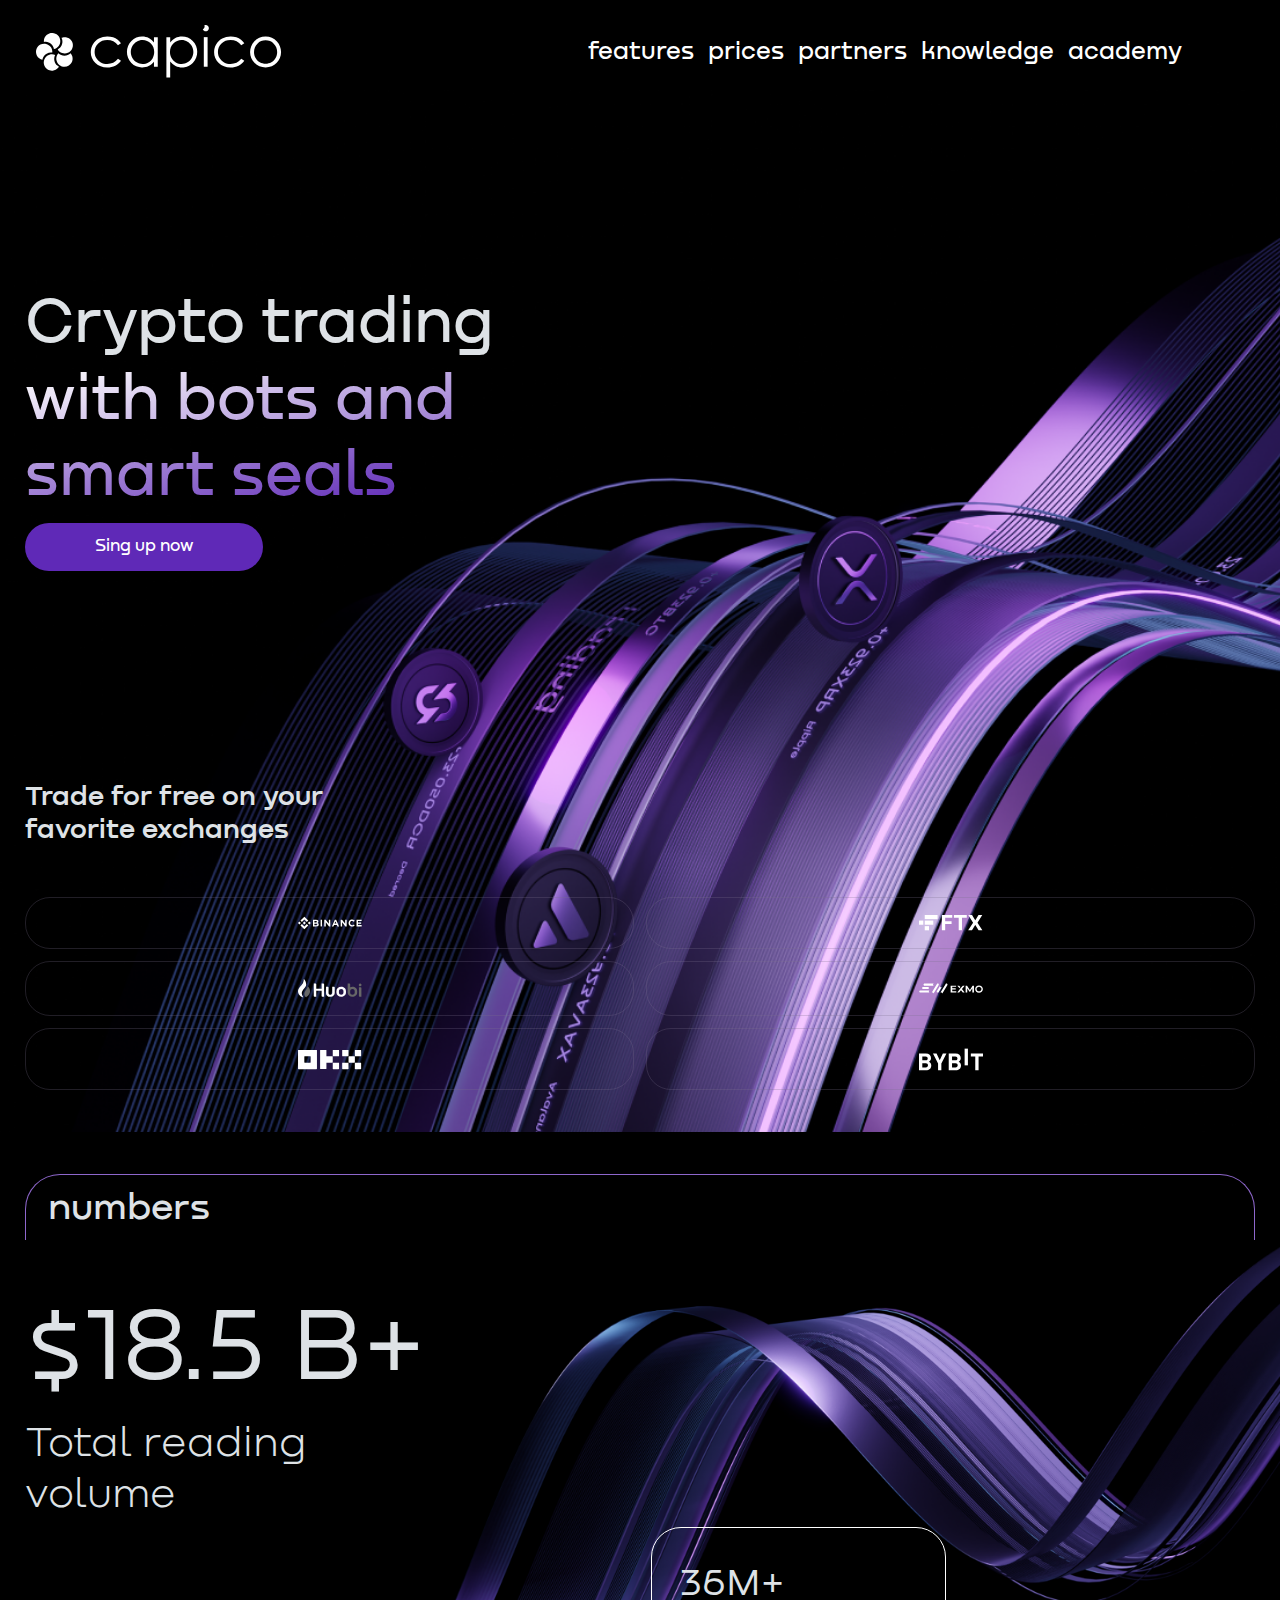
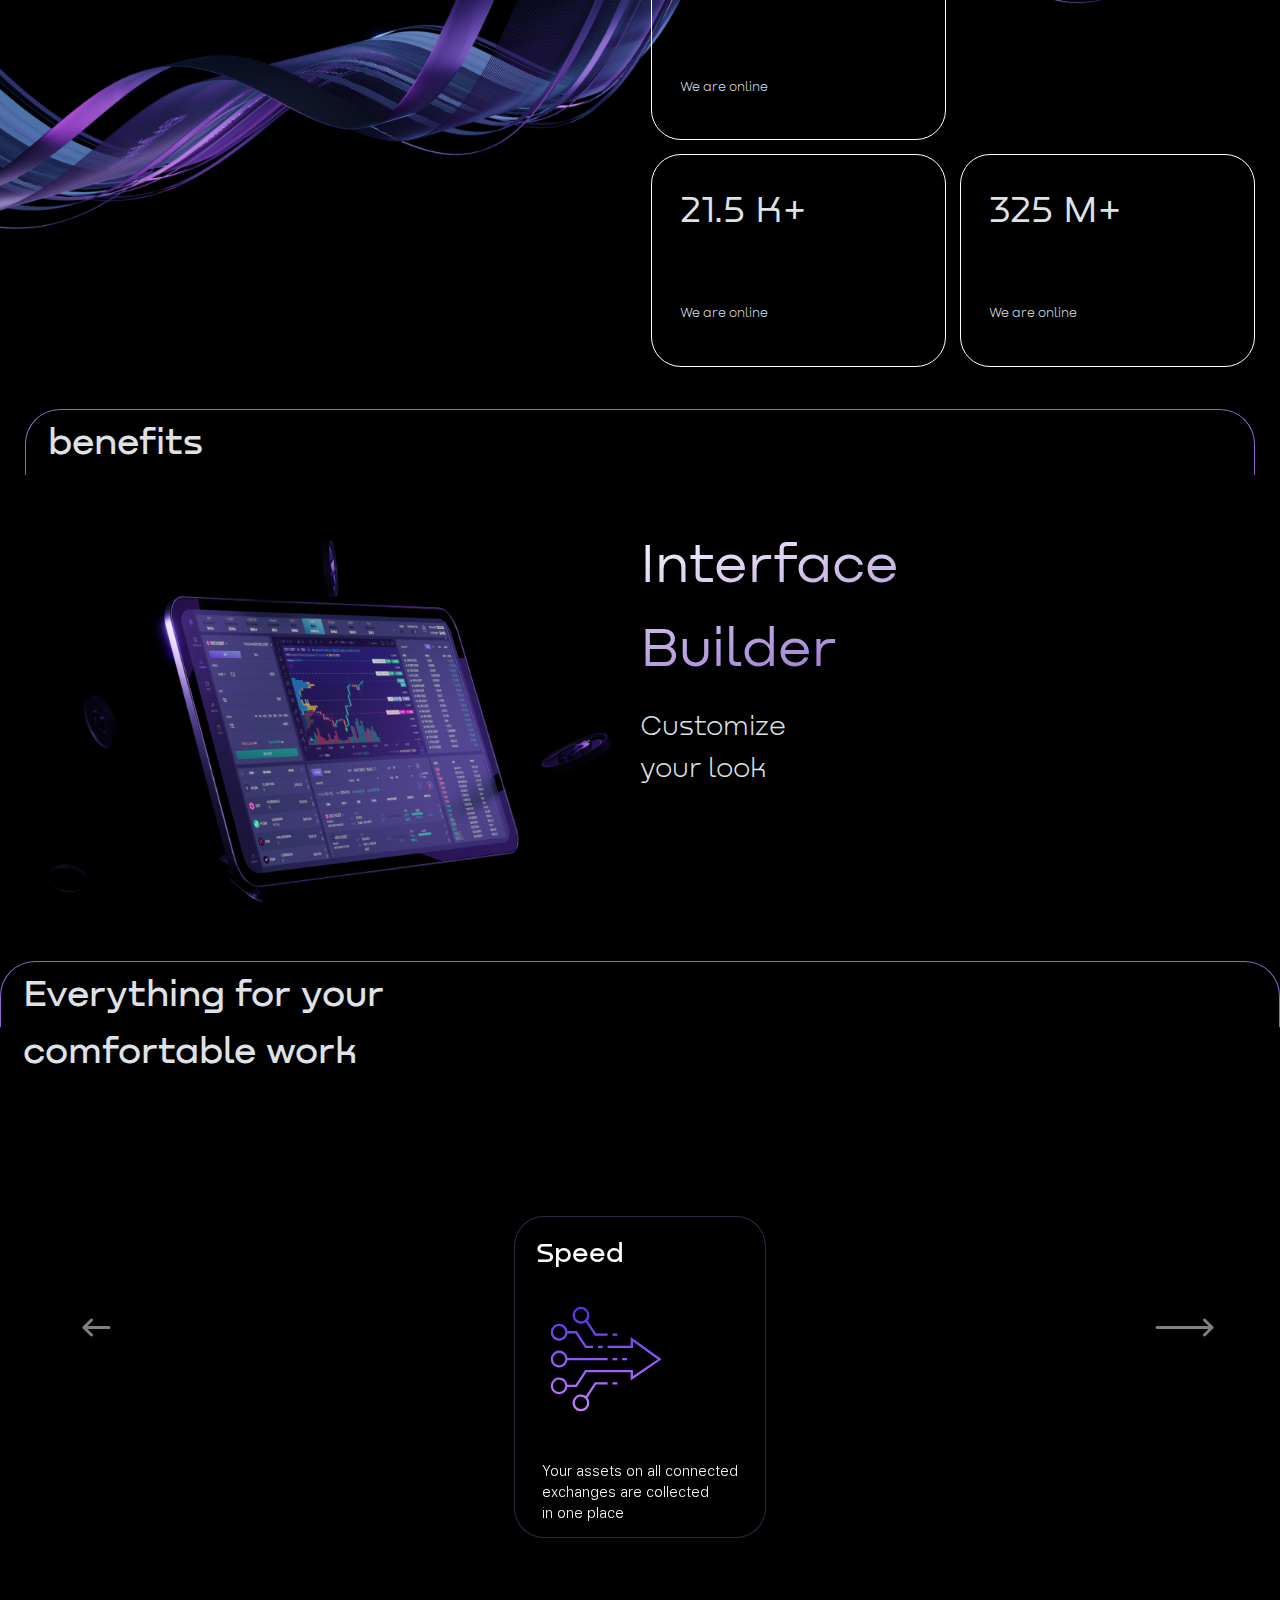
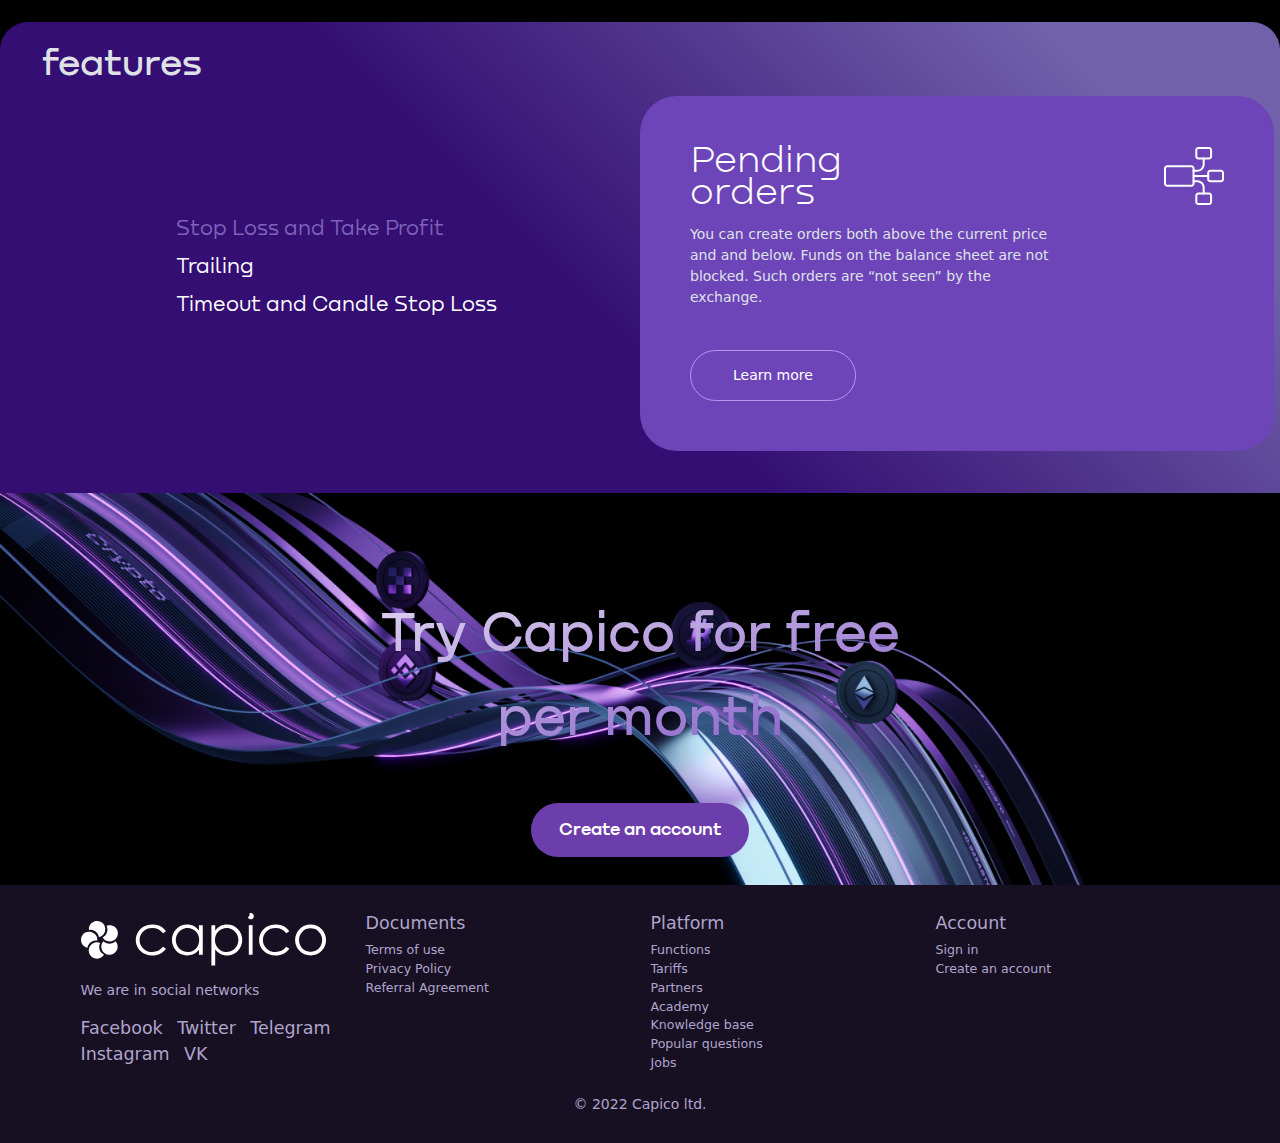
<file: index.html>
<!DOCTYPE html>
<html lang="en" data-bs-theme="dark">
<head>
    <meta charset="UTF-8">
    <meta name="viewport" content="width=device-width, initial-scale=1.0">
    <link href="https://cdn.jsdelivr.net/npm/bootstrap@5.3.3/dist/css/bootstrap.min.css" rel="stylesheet" integrity="sha384-QWTKZyjpPEjISv5WaRU9OFeRpok6YctnYmDr5pNlyT2bRjXh0JMhjY6hW+ALEwIH" crossorigin="anonymous">
    <link rel="stylesheet" href="css/main.css">
    <title>Capico</title>
</head>
<body class="bg-black" >
<nav class="navbar pt-4 wrapper navbar-expand-lg bg-black">
    <div class="container-fluid nav-grid">
        <img class="navbar-brand" href="#" src="images/icons/capico_logo.svg" alt="">
        <button class="navbar-toggler" type="button" data-bs-toggle="offcanvas" data-bs-target="#offcanvasNavbar" aria-controls="offcanvasNavbar">
            <span class="navbar-toggler-icon"></span>
        </button>
        <div class="offcanvas offcanvas-end bg-black" tabindex="-1" id="offcanvasNavbar" aria-labelledby="offcanvasNavbarLabel">
            <div class="offcanvas-header">
                <button type="button" class="btn-close text-reset" data-bs-dismiss="offcanvas" aria-label="Close"></button>
            </div>
            <div class="offcanvas-body position-relative">
                <ul class="navbar-nav">
                    <li class="nav-item">
                        <a class="nav-link text-white active" href="#">features</a>
                    </li>
                    <li class="nav-item">
                        <a class="nav-link text-white active" href="prices.html">prices</a>
                    </li>
                    <li class="nav-item">
                        <a class="nav-link text-white active" href="partners.html">partners</a>
                    </li>
                    <li class="nav-item">
                        <a class="nav-link text-white active" href="#">knowledge</a>
                    </li>
                    <li class="nav-item">
                        <a class="nav-link text-white active" href="#">academy</a>
                    </li>
                </ul>
            </div>
        </div>
    </div>
</nav>
      <section class="hero pb-5 container-fluid wrapper d-flex flex-column">
        <h1 class="h1text">Crypto trading <br> <span class="gradient_text">with bots and<br> smart seals</span></h1>
        <a href="sign.html" class="singupnow">Sing up now </a>
        <h2 class="tradetext">Trade for free on your<br> favorite exchanges</h2>
        <div class="birges w-100 mt-5">
          <div class="birgescard"><img src="images/icons/binance.svg" alt=""></div>
          <div class="birgescard"><img src="images/icons/ftx.svg" alt=""></div>
          <div class="birgescard"><img src="images/icons/huobi.svg" alt=""></div>
          <div class="birgescard"><img src="images/icons/exmo.svg" alt=""></div>
          <div class="birgescard"><img src="images/icons/okx.svg" alt=""></div>
          <div class="birgescard"><img src="images/icons/bybit.svg" alt=""></div>

        </div>
      </section>
      <section class="secfreame container-fluid wrapper mt-5 d-flex flex-column">
        <div class="sectionheader w-100 d-flex align-items-start">
          <p class="header_text">numbers</p>
        </div>
        <h1 class="sec_frame_h1">$18.5 B+</h1>
        <h2 class="sec_frame_h2">Total reading<br>volume</h2>
        <div class="row">
          <div class="col-lg-6"></div>
          <div class="col-lg-6 pt-5 pt-lg-0">
            <div class="numbers_card_grid">
              <div class="numbers_card"><p class="cardH1">36M+</p><p class="cardH2">We are online</p></div>
              <div></div>
              <div class="numbers_card"><p class="cardH1">21.5 K+</p><p class="cardH2">We are online</p></div>
              <div class="numbers_card"><p class="cardH1">325 M+</p><p class="cardH2">We are online</p></div>
            </div>
          </div>
        </div>
      </section>
      <section class="benefit scontainer-fluid  wrapper mt-5 pb-5 d-flex flex-column">
        <div class="sectionheader w-100 d-flex align-items-start">
          <p class="header_text">benefits</p>
        </div>
        <div class="row w-100">
          <div class="col-lg-6">
             <img class="benefits_img w-100" src="images/1_3frame.png" alt="">
            </div>
            <div class="col-lg-6"><p class="benefitsH1">Interface<br>Builder</p>
            <p class="benefitsH2">Customize<br>your look</p>
            </div>
        </div>
      </section>
      <section>
        <div class="sectionheader w-100 d-flex align-items-start">
          <p class="header_text">Everything for your<br> comfortable work</p>
        </div>
          <div id="carouselExample" class="carousel slide mb-5 pb-5">
              <div class="carousel-inner">
                <div class="carousel-item active">
                  <div class="container-card d-flex flex-column align-items-center">
                      <div class="card" style="width: 18rem;">
                        <h5 class="h1_slider text-white card-title text-start ms-4 mt-4 mb-4">Speed</h5>
                          <img src="images/icons/1_4.svg" class="card-img-top ms-4 p-3" alt="...">
                          <div class="card-body d-flex flex-column align-items-center">
                            <p class="p_slider text-white p-0 card-text text-start mt-4">Your assets on all connected<br> exchanges are collected<br> in one place</p>
                          </div>
                      </div>
                  </div>
                </div>
                <div class="carousel-item">
                  <div class="container-card d-flex flex-column align-items-center">
                    <div class="card" style="width: 18rem;">
                      <h5 class="h1_slider text-white card-title text-start ms-4 mt-4 mb-4">Hotkeys</h5>
                        <img src="images/icons/2_4.svg" class="card-img-top ms-4 p-3" alt="...">
                        <div class="card-body d-flex flex-column align-items-center">
                          <p class="p_slider text-white p-0 card-text text-start mt-4">Use hot keys to work faster</p>
                        </div>
                    </div>
                  </div>
                </div>
                <div class="carousel-item">
                  <div class="container-card d-flex flex-column align-items-center">
                    <div class="card" style="width: 18rem;">
                      <h5 class="h1_slider text-white card-title text-start ms-4 mt-4 mb-4">Notifications</h5>
                        <img src="images/icons/3_4.svg" class="card-img-top ms-4 p-3" alt="...">
                        <div class="card-body d-flex flex-column align-items-center">
                          <p class="p_slider text-white p-0 card-text text-start mt-4">Get all the importantemail messages and Telegram</p>
                        </div>
                    </div>
                  </div>
                </div>
                <div class="carousel-item">
                  <div class="container-card d-flex flex-column align-items-center">
                    <div class="card" style="width: 18rem;">
                      <h5 class="h1_slider text-white card-title text-start ms-4 mt-4 mb-4">Demo Account</h5>
                        <img src="images/icons/4_4.svg" class="card-img-top ms-4 p-3" alt="...">
                        <div class="card-body d-flex flex-column align-items-center">
                          <p class="p_slider text-white p-0 card-text text-start mt-4">Train. Learn. Test any features.<br>Free and without risks</p>
                        </div>
                    </div>
                  </div>
                </div>
                <div class="carousel-item">
                  <div class="container-card d-flex flex-column align-items-center">
                    <div class="card" style="width: 18rem;">
                      <h5 class="h1_slider text-white card-title text-start ms-4 mt-4 mb-4">Cloud Service</h5>
                        <img src="images/icons/5_4.svg" class="card-img-top ms-4 p-3" alt="...">
                        <div class="card-body d-flex flex-column align-items-center">
                          <p class="p_slider text-white p-0 card-text text-start mt-4">Updates are usually invisible. No break from trade.</p>
                        </div>
                    </div>
                  </div>
                </div>
                <div class="carousel-item">
                  <div class="container-card d-flex flex-column align-items-center">
                    <div class="card" style="width: 18rem;">
                      <h5 class="h1_slider text-white card-title text-start ms-4 mt-4 mb-4">Dark theme</h5>
                        <img src="images/icons/6_4.svg" class="card-img-top ms-4 p-3" alt="...">
                        <div class="card-body d-flex flex-column align-items-center">
                          <p class="p_slider text-white p-0 card-text text-start mt-4">Trade anytime. Even at night.</p>
                        </div>
                    </div>
                  </div>
                </div>
              </div>
              <button class="carousel-control-prev" type="button" data-bs-target="#carouselExample" data-bs-slide="prev">
                <svg width="29" height="19" viewBox="0 0 29 19" fill="none" xmlns="http://www.w3.org/2000/svg">
                  <path d="M27 9.5L2 9.5M2 9.5L9.5 2M2 9.5L9.5 17" stroke="white" stroke-width="3" stroke-linecap="round" stroke-linejoin="round"/>
                  </svg>                  
                <span class="visually-hidden">Previous</span>
            </button>
            <button class="carousel-control-next" type="button" data-bs-target="#carouselExample" data-bs-slide="next">
              <svg width="59" height="19" viewBox="0 0 59 19" fill="none" xmlns="http://www.w3.org/2000/svg">
                <path d="M2 9.5L57 9.5M57 9.5L49.5 2M57 9.5L49.5 17" stroke="white" stroke-width="3" stroke-linecap="round" stroke-linejoin="round"/>
                </svg>
                
                <span class="visually-hidden">Next</span>
            </button>
          </div>

      </section>
      <section class="tabs pb-5 pt-3 rounded-top-5 mt-5 d-flex flex-column align-items-center" >
        <div class="sectiontabs w-100 d-flex align-items-start">
          <p class="header_text ms-5">features</p>
        </div>
        <div class="tab_grid">
          <ul class="tab_link_ul">
            <li>
              <a class="tab_link active" data-tab="tab1">Stop Loss and Take Profit</a>
            </li>
            <li>
              <a class="tab_link" data-tab="tab2">Trailing</a>
            </li>
            <li>
              <a class="tab_link" data-tab="tab3">Timeout and Candle Stop Loss</a>
            </li>
          </ul>
          <div class="tab_container">
            <div class="tab_card flex-column align-items-start active" id="tab1">
              <div class="d-flex flex-row justify-content-between w-100">
                <p class="tabs_card_h1">Pending <br>
                  orders</p>
                <img src="images/icons/pending.svg" alt="" class="tabs_card_icon">
              </div>
              <p class="tabs_card_h2">
                You can create orders both above the current price and and below. Funds on the balance sheet are not blocked. Such orders are “not seen” by the exchange.
              </p>
              <button class="tabs_catd_button">Learn more</button>
            </div>
            <div class="tab_card flex-column align-items-start" id="tab2">
              <div class="d-flex flex-row justify-content-between w-100">
                <p class="tabs_card_h1">Stop Loss и <br> 
                  Take Profit</p>
                <img src="images/icons/pending.svg" alt="" class="tabs_card_icon">
              </div>
              <p class="tabs_card_h2">
                You can create orders both above the current price and and below. Funds on the balance sheet are not blocked. Such orders are “not seen” by the exchange.
              </p>
              <button class="tabs_catd_button">Learn more</button>
            </div>
            <div class="tab_card flex-column align-items-start" id="tab3">
              <div class="d-flex flex-row justify-content-between w-100">
                <p class="tabs_card_h1">Трейлинги</p>
                <img src="images/icons/pending.svg" alt="" class="tabs_card_icon">
              </div>
              <p class="tabs_card_h2">
                You can create orders both above the current price and and below. Funds on the balance sheet are not blocked. Such orders are “not seen” by the exchange.
              </p>
              <button class="tabs_catd_button">Learn more</button>
            </div>
          </div>
        </div>
      </section>
  <section class="lastframe">
    <p class="header-text gradient_text">
      Try Capico for free<br>per month
    </p>
    <!-- Button to create an account -->
    <button data-bs-toggle="modal" data-bs-target="#exampleModal" href="#" class="btn-create-account">Create an account</button>

<!-- Modal -->
<div class="modal fade" id="exampleModal" tabindex="-1" aria-labelledby="exampleModalLabel" aria-hidden="true">
  <div class="modal-dialog">
    <div class="modal-content">
      <div class="modal-header">
        <h1 class="modal-title fs-5" id="exampleModalLabel">Modal title</h1>
        <button type="button" class="btn-close" data-bs-dismiss="modal" aria-label="Close"></button>
      </div>
      <div class="modal-body">
        sing up now!
      </div>
      <div class="modal-footer">
        <button type="button" class="btn btn-secondary" data-bs-dismiss="modal">Close</button>
        <a type="button" href="sign.html" class="btn btn-primary">Sing up!</a>
      </div>
    </div>
  </div>
</div>
  </section>
  <footer class="footer">
    <div class="container">
      <div class="row">
        <!-- Left Section: Logo and Social Icons -->
        <div class="col-md-3 text-center text-md-start">
          <div class="footer-logo"><img src="/images/icons/capico_logo.svg" alt=""></div>
          <p class="mt-3">We are in social networks</p>
          <div class="social-icons">
            <a href="#"><i class="fab fa-facebook"></i> Facebook</a>
            <a href="#"><i class="fab fa-twitter"></i> Twitter</a>
            <a href="#"><i class="fab fa-telegram"></i> Telegram</a>
            <a href="#"><i class="fab fa-instagram"></i> Instagram</a>
            <a href="#"><i class="fab fa-vk"></i> VK</a>
          </div>
        </div>

        <!-- Middle Section: Documents Links -->
        <div class="col-md-3">
          <h5>Documents</h5>
          <div class="footer-links">
            <a href="#">Terms of use</a>
            <a href="#">Privacy Policy</a>
            <a href="#">Referral Agreement</a>
          </div>
        </div>

        <!-- Middle Section: Platform Links -->
        <div class="col-md-3">
          <h5>Platform</h5>
          <div class="footer-links">
            <a href="#">Functions</a>
            <a href="#">Tariffs</a>
            <a href="#">Partners</a>
            <a href="#">Academy</a>
            <a href="#">Knowledge base</a>
            <a href="#">Popular questions</a>
            <a href="#">Jobs</a>
          </div>
        </div>

        <!-- Right Section: Authentication Links -->
        <div class="col-md-3">
          <h5>Account</h5>
          <div class="footer-links">
            <a href="#">Sign in</a>
            <a href="#">Create an account</a>
          </div>
        </div>
      </div>

      <!-- Footer Bottom -->
      <div class="text-center mt-4">
        © 2022 Capico ltd.
      </div>
    </div>
  </footer>

     
<script src="https://cdn.jsdelivr.net/npm/bootstrap@5.3.3/dist/js/bootstrap.bundle.min.js" integrity="sha384-YvpcrYf0tY3lHB60NNkmXc5s9fDVZLESaAA55NDzOxhy9GkcIdslK1eN7N6jIeHz" crossorigin="anonymous"></script>
<script src="js/app.js"></script>
</body>
</html>
</file>
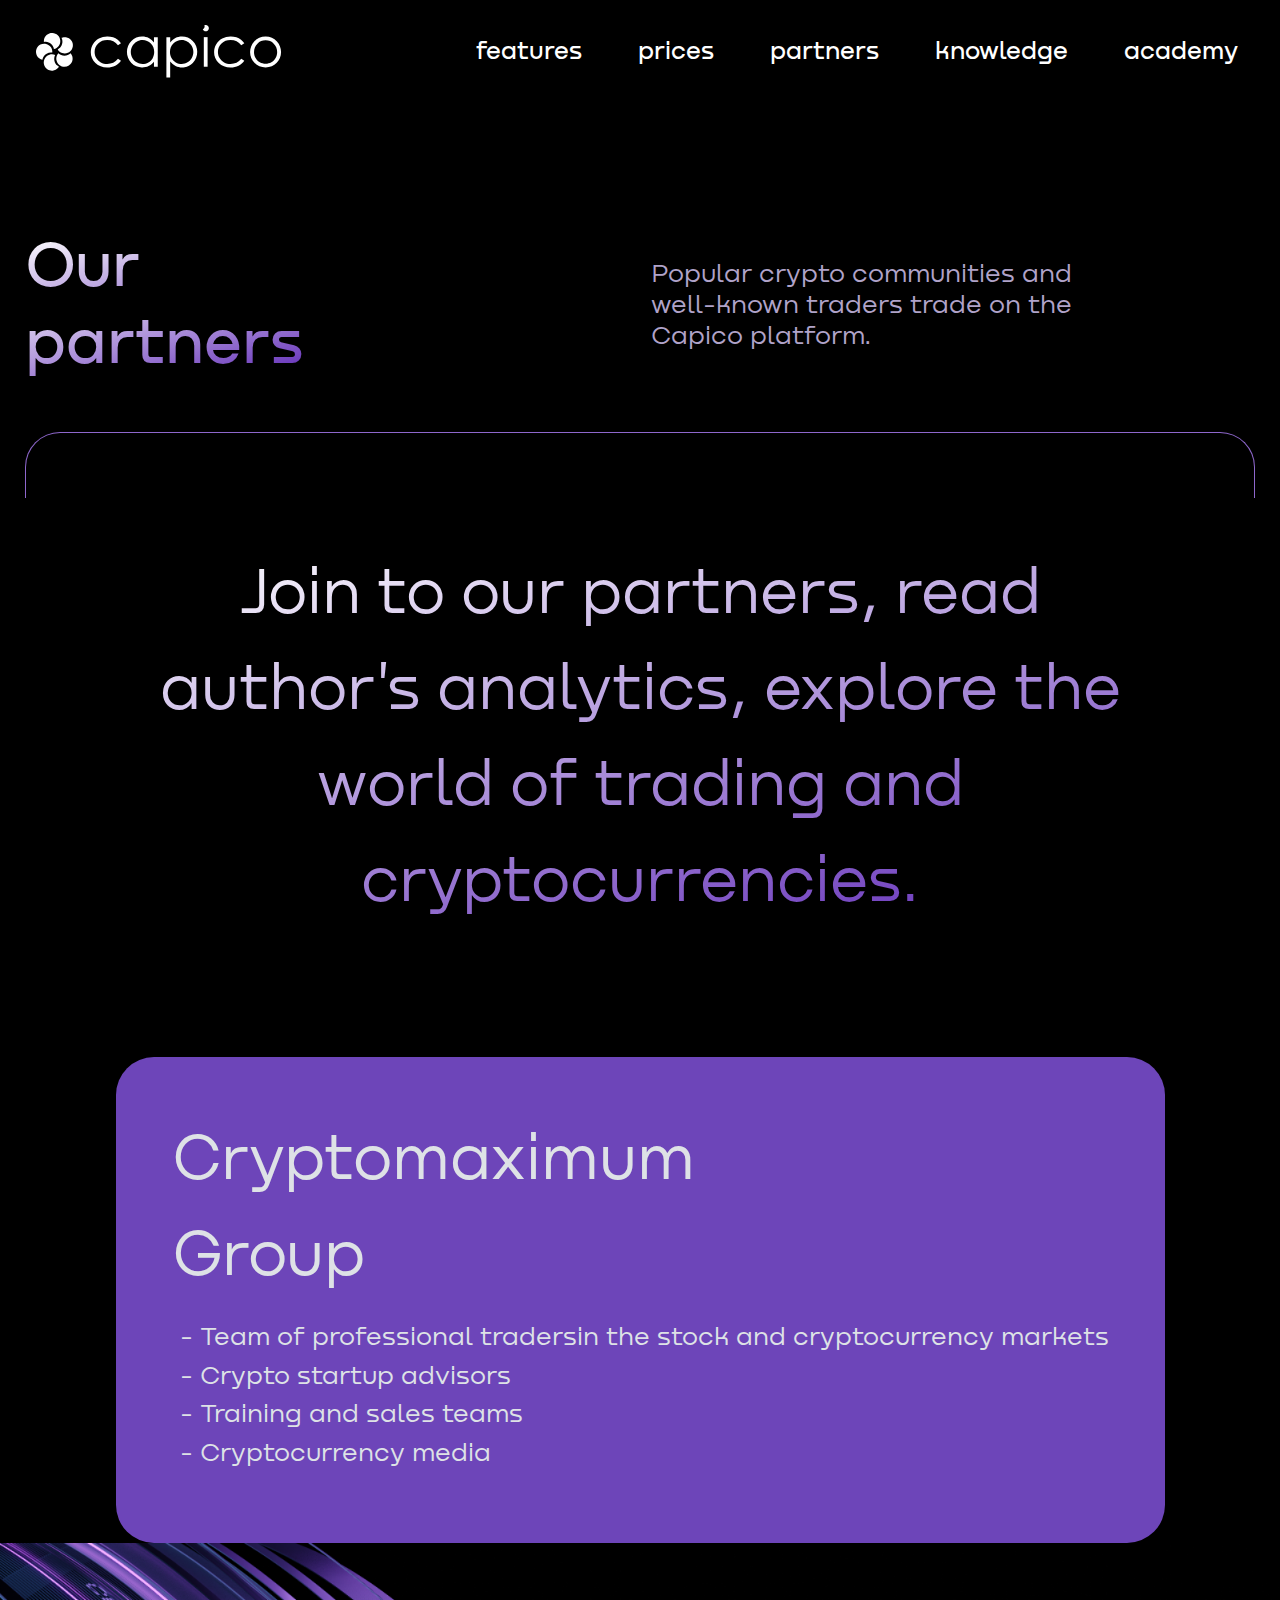
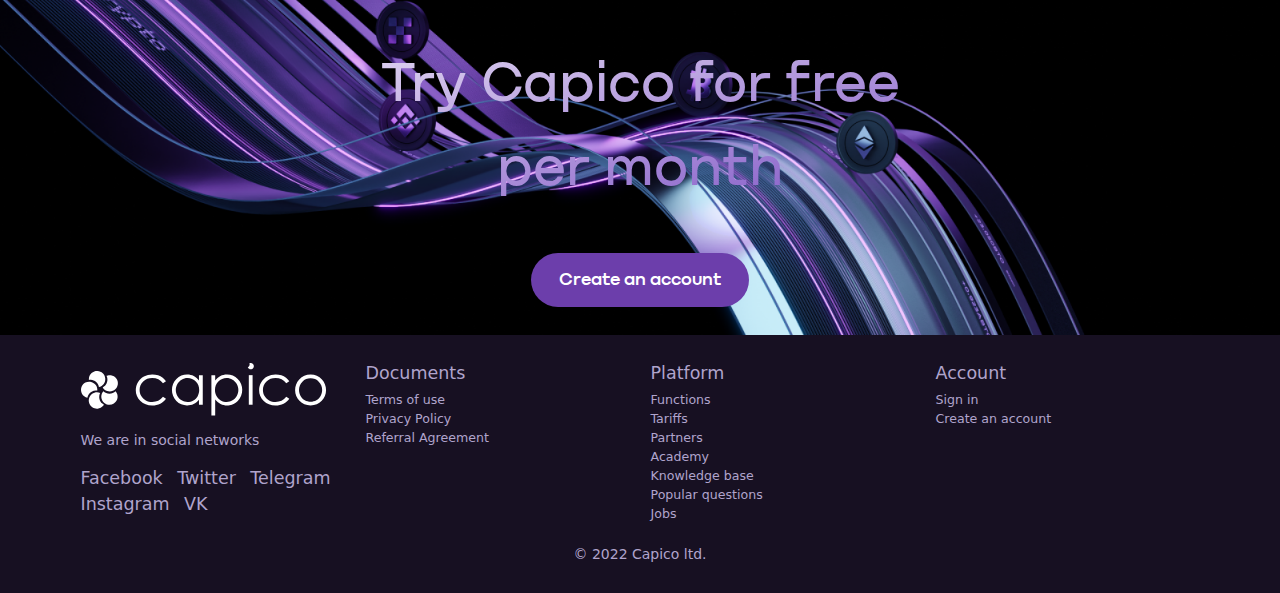
<file: partners.html>
<!DOCTYPE html>
<html lang="en" data-bs-theme="dark">
<head>
    <meta charset="UTF-8">
    <meta name="viewport" content="width=device-width, initial-scale=1.0">
    <link href="https://cdn.jsdelivr.net/npm/bootstrap@5.3.3/dist/css/bootstrap.min.css" rel="stylesheet" integrity="sha384-QWTKZyjpPEjISv5WaRU9OFeRpok6YctnYmDr5pNlyT2bRjXh0JMhjY6hW+ALEwIH" crossorigin="anonymous">
    <link rel="stylesheet" href="css/main.css">
    <title>Capico</title>
</head>
<body class="bg-black" >
    <nav class="navbar pt-4 wrapper navbar-expand-lg bg-black">
        <div class="container-fluid">
            <img class="navbar-brand" href="#" src="images/icons/capico_logo.svg" alt="">
          <button class="navbar-toggler" type="button" data-bs-toggle="collapse" data-bs-target="#navbarSupportedContent" aria-controls="navbarSupportedContent" aria-expanded="false" aria-label="Toggle navigation">
            <span class="navbar-toggler-icon"></span>
          </button>
          <div class="collapse navbar-collapse justify-content-end" id="navbarSupportedContent">
            <ul class="navbar-nav mb-2 gap-5 mb-lg-0">
              <li class="nav-item">
                <a class="nav-link active"  href="#">features</a>
              </li>
              <li class="nav-item">
                <a class="nav-link active" href="#">prices</a>
              </li>
              <li class="nav-item">
                <a class="nav-link active" href="#">partners</a>
              </li>
              <li class="nav-item">
                <a class="nav-link active" href="#">knowledge</a>
              </li>
              <li class="nav-item">
                <a class="nav-link active" href="#">academy</a>
              </li>
            </ul>
          </div>
          <!-- <button class="signin" href="#">sign in</button> -->
        </div>
      </nav>
      <section class="hero_partners pb-5 container-fluid wrapper d-flex flex-column">
        <div class="row">
            <div class="col-lg-6 d-flex flex-column justify-content-lg-center">
                <h1 class="h1_partners_text"><span class="gradient_text">Our<br> partners</span></h1>
            </div>
            <div class="col-lg-6 d-flex flex-column justify-content-lg-center">
                <h1 class="h2_partners_text">Popular crypto communities and<br> well-known traders trade on the<br> Capico platform.</h1>
            </div>
        </div>
      </section>
      <section class="join container-fluid wrapper d-flex flex-column align-items-center">
        <div class="sectionheader w-100 d-flex align-items-start">
            <p class="header_text"> </p>
          </div>
        <p class="H2_partners gradient_text text-center">
            Join to our partners, read<br> author's analytics, explore the<br> world of trading and<br> cryptocurrencies.
        </p>
        <div class="partners_card d-flex flex-column align-items-start">
            <p class="H1_partners_card">Cryptomaximum<br>Group</p>
            <ul>
                <li>Team of professional tradersin the stock and cryptocurrency markets</li>
                <li>Crypto startup advisors</li>
                <li>Training and sales teams</li>
                <li>Cryptocurrency media</li>
            </ul>
        </div>
      </section>
      <section class="lastframe">
        <p class="header-text gradient_text">
            Try Capico for free<br>per month
          </p>
        <!-- Button to create an account -->
        <a href="#" class="btn-create-account">Create an account</a>
      </section>
  <footer class="footer">
    <div class="container">
      <div class="row">
        <!-- Left Section: Logo and Social Icons -->
        <div class="col-md-3 text-center text-md-start">
          <div class="footer-logo"><img src="images/icons/capico_logo.svg" alt=""></div>
          <p class="mt-3">We are in social networks</p>
          <div class="social-icons">
            <a href="#"><i class="fab fa-facebook"></i> Facebook</a>
            <a href="#"><i class="fab fa-twitter"></i> Twitter</a>
            <a href="#"><i class="fab fa-telegram"></i> Telegram</a>
            <a href="#"><i class="fab fa-instagram"></i> Instagram</a>
            <a href="#"><i class="fab fa-vk"></i> VK</a>
          </div>
        </div>

        <!-- Middle Section: Documents Links -->
        <div class="col-md-3">
          <h5>Documents</h5>
          <div class="footer-links">
            <a href="#">Terms of use</a>
            <a href="#">Privacy Policy</a>
            <a href="#">Referral Agreement</a>
          </div>
        </div>

        <!-- Middle Section: Platform Links -->
        <div class="col-md-3">
          <h5>Platform</h5>
          <div class="footer-links">
            <a href="#">Functions</a>
            <a href="#">Tariffs</a>
            <a href="#">Partners</a>
            <a href="#">Academy</a>
            <a href="#">Knowledge base</a>
            <a href="#">Popular questions</a>
            <a href="#">Jobs</a>
          </div>
        </div>

        <!-- Right Section: Authentication Links -->
        <div class="col-md-3">
          <h5>Account</h5>
          <div class="footer-links">
            <a href="#">Sign in</a>
            <a href="#">Create an account</a>
          </div>
        </div>
      </div>

      <!-- Footer Bottom -->
      <div class="text-center mt-4">
        © 2022 Capico ltd.
      </div>
    </div>
  </footer>

     
<script src="https://cdn.jsdelivr.net/npm/bootstrap@5.3.3/dist/js/bootstrap.bundle.min.js" integrity="sha384-YvpcrYf0tY3lHB60NNkmXc5s9fDVZLESaAA55NDzOxhy9GkcIdslK1eN7N6jIeHz" crossorigin="anonymous"></script>
<script src="js/app.js"></script>
</body>
</html>
</file>
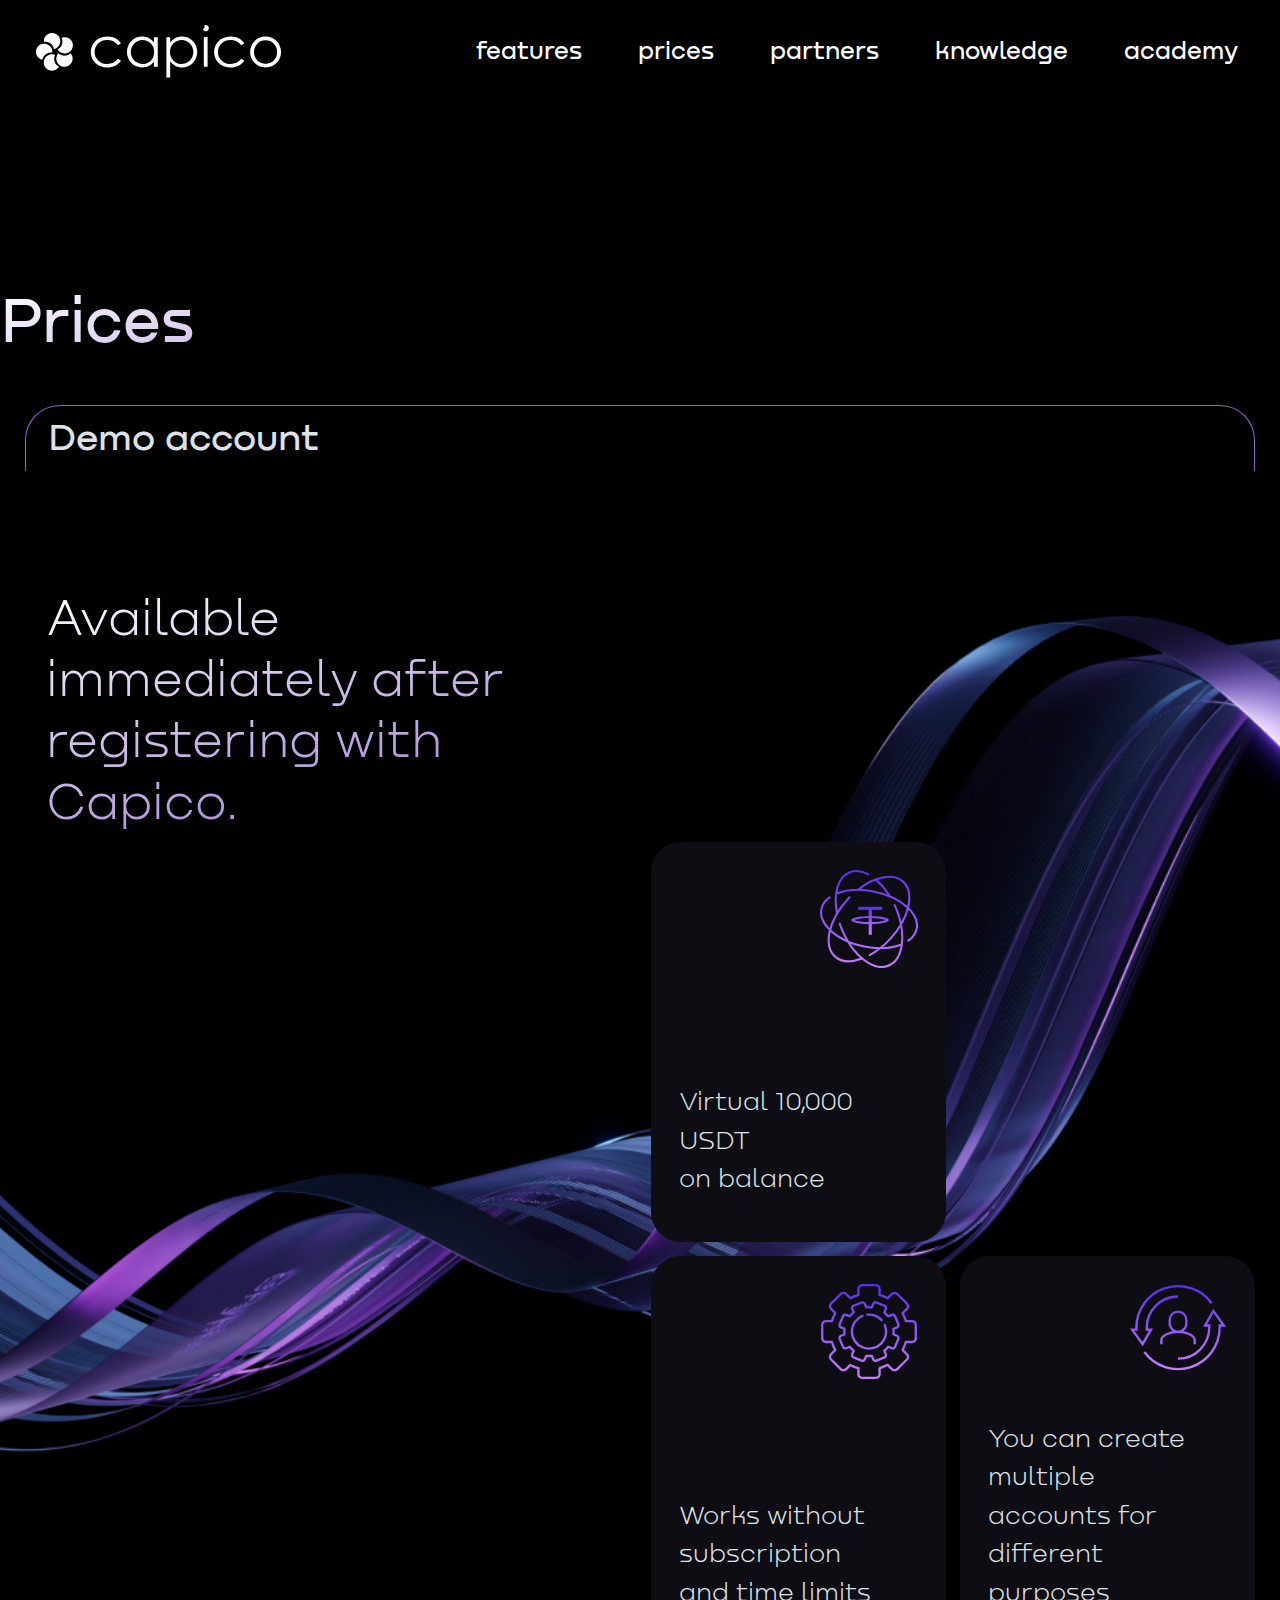
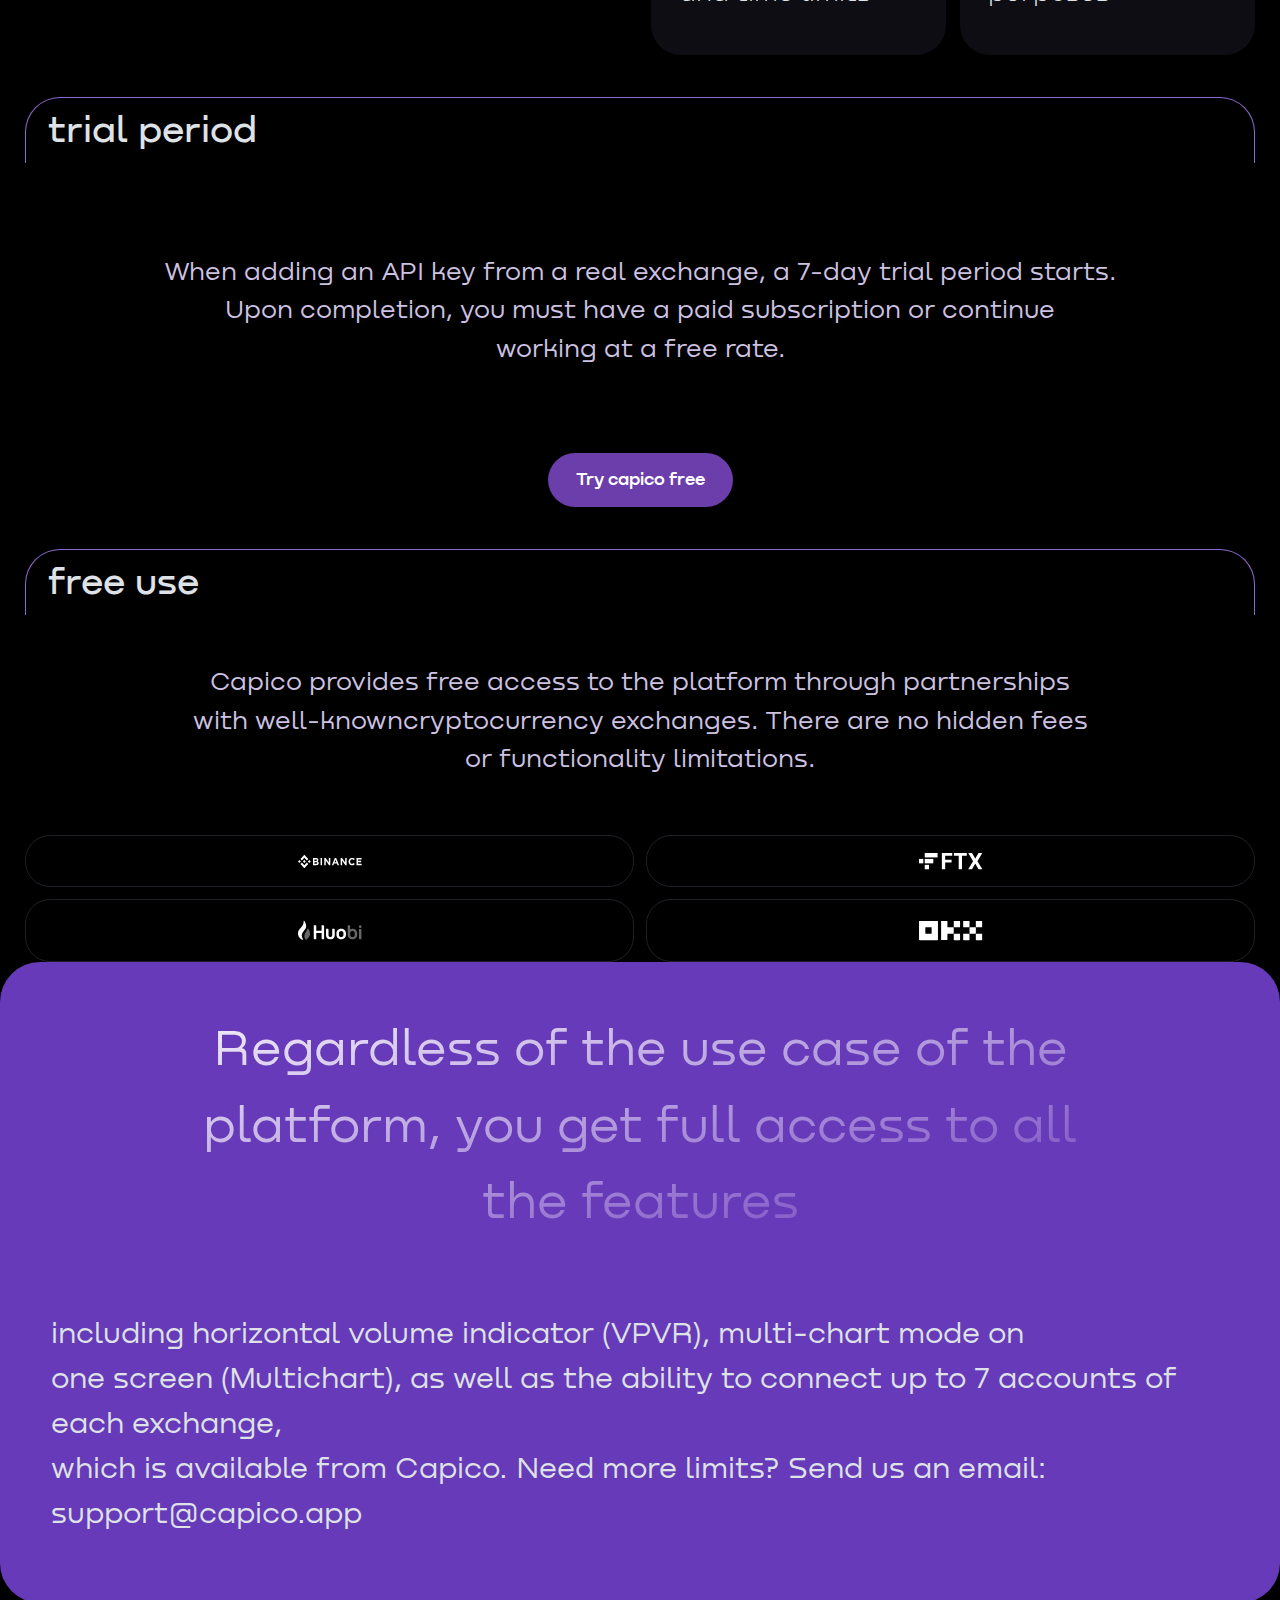
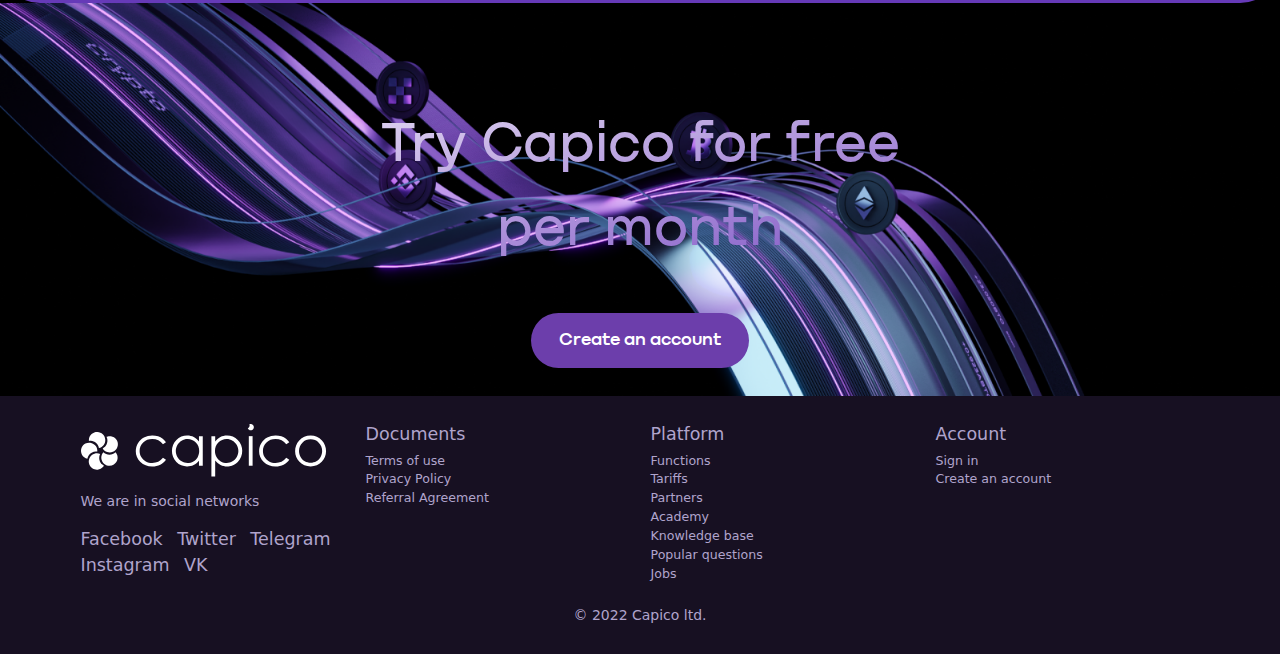
<file: prices.html>
<!DOCTYPE html>
<html lang="en" data-bs-theme="dark">
<head>
    <meta charset="UTF-8">
    <meta name="viewport" content="width=device-width, initial-scale=1.0">
    <link href="https://cdn.jsdelivr.net/npm/bootstrap@5.3.3/dist/css/bootstrap.min.css" rel="stylesheet" integrity="sha384-QWTKZyjpPEjISv5WaRU9OFeRpok6YctnYmDr5pNlyT2bRjXh0JMhjY6hW+ALEwIH" crossorigin="anonymous">
    <link rel="stylesheet" href="css/main.css">
    <title>Capico</title>
</head>
<body class="bg-black" >
    <nav class="navbar pt-4 wrapper navbar-expand-lg bg-black">
        <div class="container-fluid">
            <img class="navbar-brand" href="#" src="images/icons/capico_logo.svg" alt="">
          <button class="navbar-toggler" type="button" data-bs-toggle="collapse" data-bs-target="#navbarSupportedContent" aria-controls="navbarSupportedContent" aria-expanded="false" aria-label="Toggle navigation">
            <span class="navbar-toggler-icon"></span>
          </button>
          <div class="collapse navbar-collapse justify-content-end" id="navbarSupportedContent">
            <ul class="navbar-nav mb-2 gap-5 mb-lg-0">
              <li class="nav-item">
                <a class="nav-link active"  href="#">features</a>
              </li>
              <li class="nav-item">
                <a class="nav-link active" href="prices.html">prices</a>
              </li>
              <li class="nav-item">
                <a class="nav-link active" href="partners.html">partners</a>
              </li>
              <li class="nav-item">
                <a class="nav-link active" href="#">knowledge</a>
              </li>
              <li class="nav-item">
                <a class="nav-link active" href="#">academy</a>
              </li>
            </ul>
          </div>
          <!-- <button class="signin" href="#">sign in</button> -->
        </div>
      </nav>
      <h1 class="h1text gradient_text">Prices</h1>
      <section class="secfreame container-fluid wrapper mt-5 d-flex flex-column">
        <div class="sectionheader w-100 d-flex align-items-start">
          <p class="header_text ">Demo account</p>
        </div>
        <h2 class="sec_frame_h2_prices gradient_text ms-4">Available<br> immediately after<br> registering with<br> Capico.</h2>
        <div class="row">
          <div class="col-lg-6"></div>
          <div class="col-lg-6 pt-5 pt-lg-0">
            <div class="numbers_card_grid mb-5">
              <div class="numbers_card_prices"><img src="images/icons/virtual.svg" alt=""><p>Virtual 10,000 USDT<br>on balance</p></div>
              <div></div>
              <div class="numbers_card_prices"><img src="images/icons/works.svg" alt=""><p>Works without subscription<br>and time limits</p></div>
              <div class="numbers_card_prices"><img src="images/icons/accounts.svg" alt=""><p>You can create multiple<br>accounts for different purposes</p></div>
            </div>
          </div>
        </div>
      </section>
      <section class="trial container-fluid wrapper d-flex flex-column align-items-center">
        <div class="sectionheader w-100 d-flex align-items-start">
            <p class="header_text ">trial period</p>
          </div>
          <p class="H1_prices text-center mt-5 mb-5">
            When adding an API key from a real exchange, a 7-day trial period starts.<br>Upon completion, you must have a paid subscription or continue<br>working at a free rate.
        </p>
        <a href="#" class="btn-create-account mb-5 mt-5">Try capico free</a>
      </section>
      <section class="free container-fluid wrapper d-flex flex-column align-items-center">
        <div class="sectionheader w-100 d-flex align-items-start">
            <p class="header_text ">free use</p>
          </div>
          <p class="H2_prices text-center">
            Capico provides free access to the platform through partnerships<br> with well-knowncryptocurrency exchanges. There are no hidden fees<br> or functionality limitations.
        </p>
        <div class="birges2 w-100 mt-5">
            <div class="birgescard"><img src="images/icons/binance.svg" alt=""></div>
            <div class="birgescard"><img src="images/icons/ftx.svg" alt=""></div>
            <div class="birgescard"><img src="images/icons/huobi.svg" alt=""></div>
            <div class="birgescard"><img src="images/icons/okx.svg" alt=""></div>
          </div>
      </section>
      <section class="pink">
        <p class="class_p_prices gradient_text text-center ">Regardless of the use case of the<br> platform, you get full access to all<br> the features</p>
        <p class="class_p_prices2 ">including horizontal volume indicator (VPVR), multi-chart mode on<br>one screen (Multichart), as well as the ability to connect up to 7 accounts of each exchange,<br>which is available from Capico. Need more limits? Send us an email: support@capico.app</p>
      </section>
  <section class="lastframe">
    <p class="header-text gradient_text">
      Try Capico for free<br>per month
    </p>
    <!-- Button to create an account -->
    <a href="#" class="btn-create-account">Create an account</a>
  </section>
  <footer class="footer">
    <div class="container">
      <div class="row">
        <!-- Left Section: Logo and Social Icons -->
        <div class="col-md-3 text-center text-md-start">
          <div class="footer-logo"><img src="images/icons/capico_logo.svg" alt=""></div>
          <p class="mt-3">We are in social networks</p>
          <div class="social-icons">
            <a href="#"><i class="fab fa-facebook"></i> Facebook</a>
            <a href="#"><i class="fab fa-twitter"></i> Twitter</a>
            <a href="#"><i class="fab fa-telegram"></i> Telegram</a>
            <a href="#"><i class="fab fa-instagram"></i> Instagram</a>
            <a href="#"><i class="fab fa-vk"></i> VK</a>
          </div>
        </div>

        <!-- Middle Section: Documents Links -->
        <div class="col-md-3">
          <h5>Documents</h5>
          <div class="footer-links">
            <a href="#">Terms of use</a>
            <a href="#">Privacy Policy</a>
            <a href="#">Referral Agreement</a>
          </div>
        </div>

        <!-- Middle Section: Platform Links -->
        <div class="col-md-3">
          <h5>Platform</h5>
          <div class="footer-links">
            <a href="#">Functions</a>
            <a href="#">Tariffs</a>
            <a href="#">Partners</a>
            <a href="#">Academy</a>
            <a href="#">Knowledge base</a>
            <a href="#">Popular questions</a>
            <a href="#">Jobs</a>
          </div>
        </div>

        <!-- Right Section: Authentication Links -->
        <div class="col-md-3">
          <h5>Account</h5>
          <div class="footer-links">
            <a href="#">Sign in</a>
            <a href="#">Create an account</a>
          </div>
        </div>
      </div>

      <!-- Footer Bottom -->
      <div class="text-center mt-4">
        © 2022 Capico ltd.
      </div>
    </div>
  </footer>

     
<script src="https://cdn.jsdelivr.net/npm/bootstrap@5.3.3/dist/js/bootstrap.bundle.min.js" integrity="sha384-YvpcrYf0tY3lHB60NNkmXc5s9fDVZLESaAA55NDzOxhy9GkcIdslK1eN7N6jIeHz" crossorigin="anonymous"></script>
<script src="js/app.js"></script>
</body>
</html>
</file>
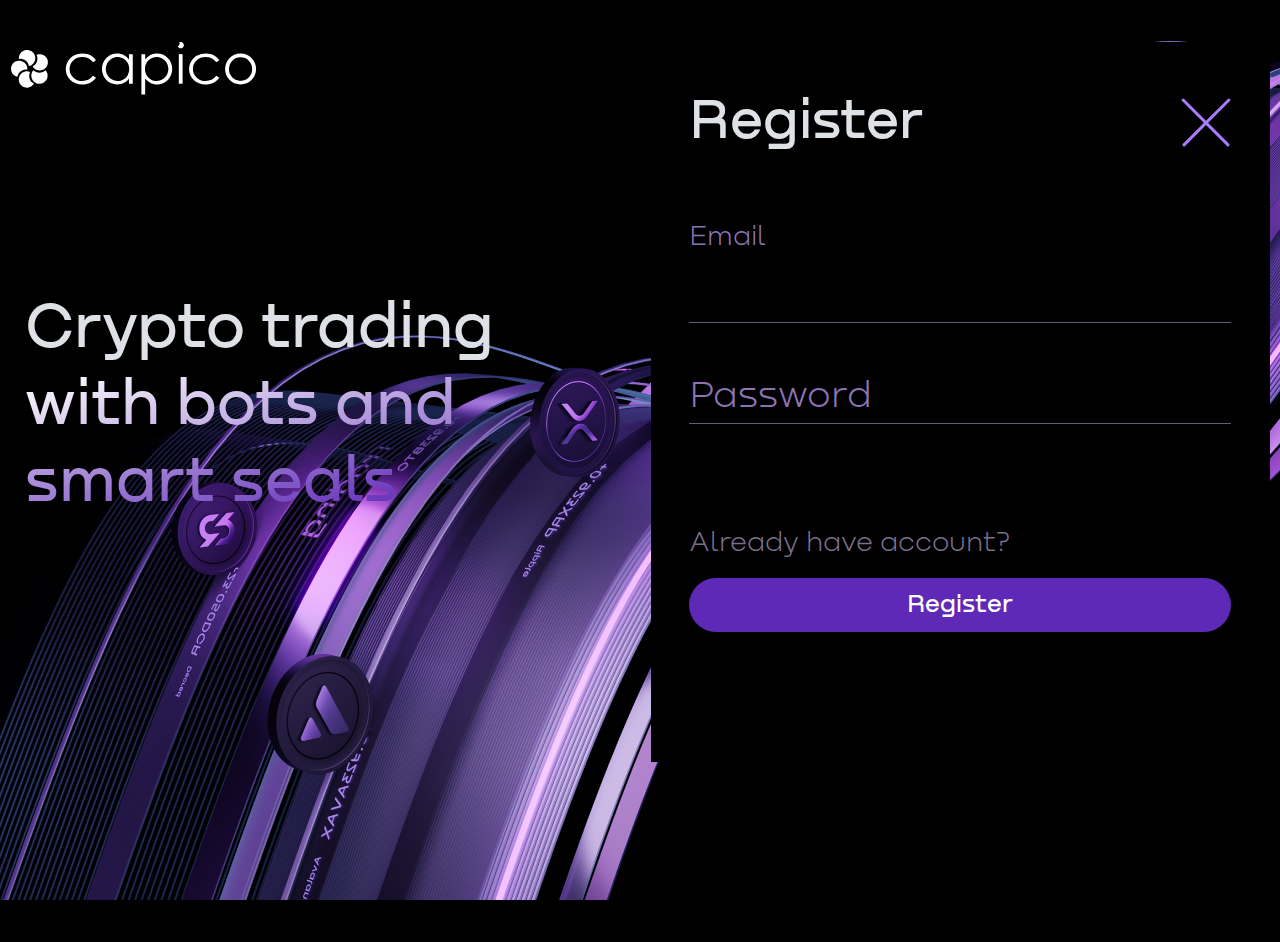
<file: reg.html>
<!DOCTYPE html>
<html lang="en" data-bs-theme="dark">
<head>
    <meta charset="UTF-8">
    <meta name="viewport" content="width=device-width, initial-scale=1.0">
    <link href="https://cdn.jsdelivr.net/npm/bootstrap@5.3.3/dist/css/bootstrap.min.css" rel="stylesheet" integrity="sha384-QWTKZyjpPEjISv5WaRU9OFeRpok6YctnYmDr5pNlyT2bRjXh0JMhjY6hW+ALEwIH" crossorigin="anonymous">
    <link rel="stylesheet" href="css/main.css">
    <title>Register</title>
</head>
<body class="bg-black form-body py-5">
<section class="container-fluid">
<div class="row">
    <div class="col-lg-6 d-none d-lg-block">
        <img class="navbar-brand" href="#" src="images/icons/capico_logo.svg" alt="">
        <h1 class="h1text ms-3">Crypto trading <br> <span class="gradient_text">with bots and<br> smart seals</span></h1>
    </div>
    <div class="col-lg-6">
        <div class="reg_card d-flex flex-column align-items-center bg-black">
            <div class="d-flex align-items-center justify-content-between form_top">
                <p class="form_h1">Register</p>
                <a href="index.html"><img src="images/icons/krestik.svg" alt=""></a>
                </div>
            <form class="d-flex flex-column align-items-start" id="reg_form">
                <div class="mb-5 d-flex flex-column form_row">
                  <label for="exampleInputEmail1" class="form-label">Email</label>
                  <input type="email" class="form_input" id="reg_mail">
                </div>
                <div class="mb-5 d-flex flex-column form_row">
                  <input type="password" class="form_input" placeholder="Password" id="reg_pass">
                </div>
                <div class="d-flex align-items-start flex-column form_row">
                    <a href="sign.html">Already have account?</a>
                    <button type="submit" class="form_button">Register</button>
                </div>
            </form>
        </div>
    </div>
</div>

</section>
     
<script src="https://cdn.jsdelivr.net/npm/bootstrap@5.3.3/dist/js/bootstrap.bundle.min.js" integrity="sha384-YvpcrYf0tY3lHB60NNkmXc5s9fDVZLESaAA55NDzOxhy9GkcIdslK1eN7N6jIeHz" crossorigin="anonymous"></script>
<script src="js/app.js"></script>
</body>
</html>
</file>
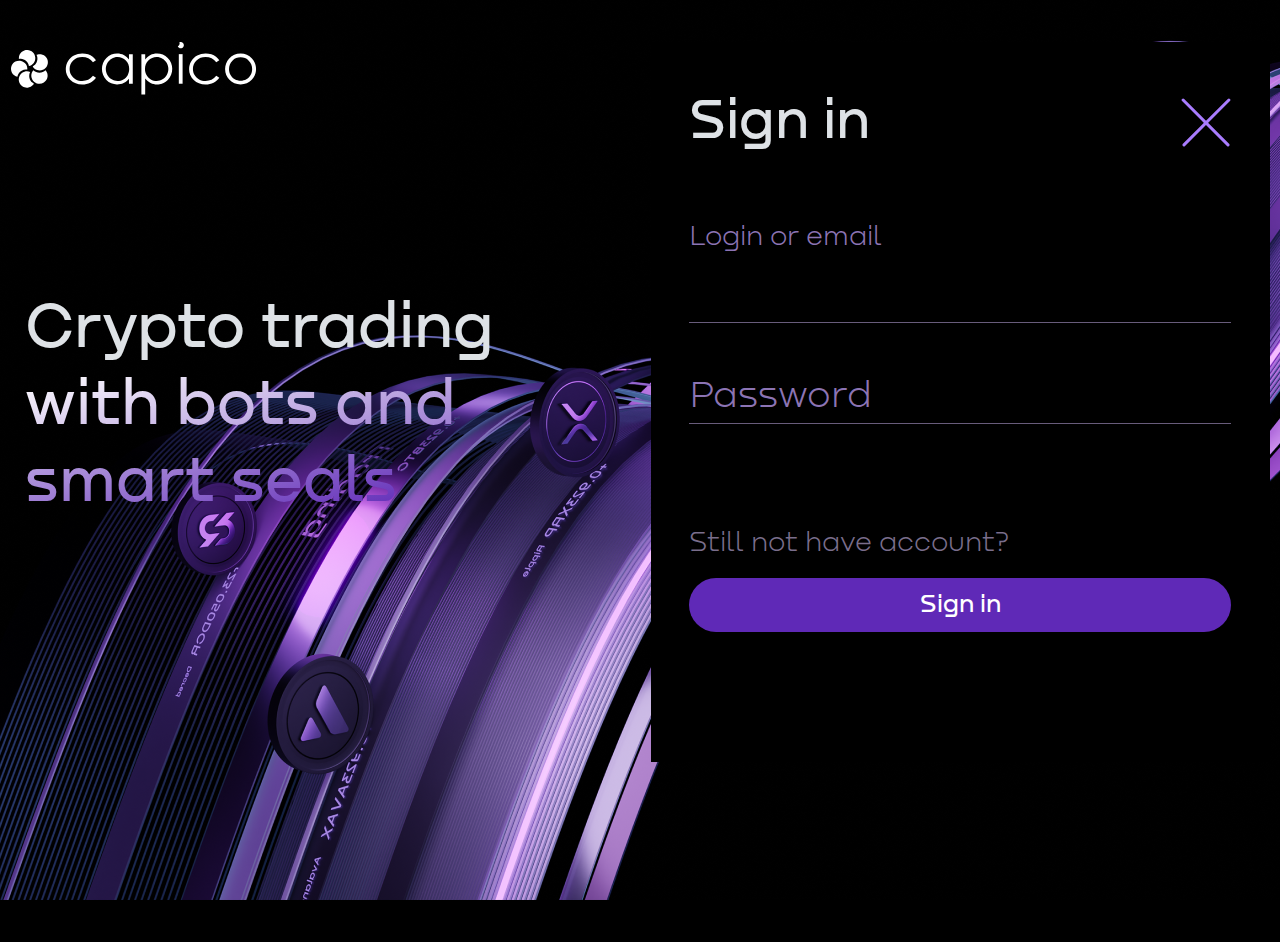
<file: sign.html>
<!DOCTYPE html>
<html lang="en" data-bs-theme="dark">
<head>
    <meta charset="UTF-8">
    <meta name="viewport" content="width=device-width, initial-scale=1.0">
    <link href="https://cdn.jsdelivr.net/npm/bootstrap@5.3.3/dist/css/bootstrap.min.css" rel="stylesheet" integrity="sha384-QWTKZyjpPEjISv5WaRU9OFeRpok6YctnYmDr5pNlyT2bRjXh0JMhjY6hW+ALEwIH" crossorigin="anonymous">
    <link rel="stylesheet" href="css/main.css">
    <title>Sign in</title>
</head>
<body class="bg-black form-body py-5">
<section class="container-fluid">
<div class="row">
    <div class="col-lg-6 d-none d-lg-block">
        <img class="navbar-brand" href="#" src="images/icons/capico_logo.svg" alt="">
        <h1 class="h1text ms-3">Crypto trading <br> <span class="gradient_text">with bots and<br> smart seals</span></h1>
    </div>
    <div class="col-lg-6">
        <div class="reg_card d-flex flex-column align-items-center bg-black">
            <div class="d-flex align-items-center justify-content-between form_top">
                <p class="form_h1">Sign in</p>
                <a href="index.html"><img src="images/icons/krestik.svg" alt=""></a>
                </div>
            <form class="d-flex flex-column align-items-start" id="sign_form">
                <div class="mb-5 d-flex flex-column form_row">
                  <label for="exampleInputEmail1" class="form-label">Login or email</label>
                  <input type="email" class="form_input" id="sign_mail">
                </div>
                <div class="mb-5 d-flex flex-column form_row">
                  <input type="password" class="form_input" placeholder="Password" id="sign_pass">
                </div>
                <div class="d-flex align-items-start flex-column form_row">
                    <a href="reg.html">Still not have account?</a>
                    <button type="submit" class="form_button">Sign in </button>
                </div>
            </form>
        </div>
    </div>
</div>

</section>
     
<script src="https://cdn.jsdelivr.net/npm/bootstrap@5.3.3/dist/js/bootstrap.bundle.min.js" integrity="sha384-YvpcrYf0tY3lHB60NNkmXc5s9fDVZLESaAA55NDzOxhy9GkcIdslK1eN7N6jIeHz" crossorigin="anonymous"></script>
<script src="js/app.js"></script>
</body>
</html>
</file>
<file: css/main.css>
@charset "UTF-8";
input {
  outline: 0;
}

.wrapper {
  padding-left: clamp(10px, 3vw, 25px);
  padding-right: clamp(10px, 3vw, 25px);
}

html {
  overflow-x: hidden;
  cursor: default;
  -ms-overflow-style: none; /* IE и Edge */
  scrollbar-width: none; /* Firefox */
  scrollbar-gutter: stable;
  font-size: 15px;
}

@media screen and (min-width: 576px) {
  html {
    font-size: 11px;
  }
}
@media screen and (min-width: 768px) {
  html {
    font-size: 12px;
  }
}
@media screen and (min-width: 992px) {
  html {
    font-size: 13px;
  }
}
@media screen and (min-width: 1200px) {
  html {
    font-size: 14px;
  }
}
@media screen and (min-width: 1400px) {
  html {
    font-size: 15px; /* Размер для экранов шире 1400px */
  }
}
* {
  margin: 0;
  box-sizing: border-box;
  padding: 0;
  text-decoration: none;
}

@font-face {
  font-family: sf_reg;
  src: url(/fonts/SFProText-Regular.ttf);
}
@font-face {
  font-family: sf_med;
  src: url(/fonts/SFProText-Medium.ttf);
}
@font-face {
  font-family: sf_light;
  src: url(/fonts/SFProText-Light.ttf);
}
@font-face {
  font-family: sf_sbold;
  src: url(/fonts/SFProText-Semibold.ttf);
}
@font-face {
  font-family: sf_bold;
  src: url(/fonts/SFProText-Bold.ttf);
}
@font-face {
  font-family: n_reg;
  src: url(/fonts/Nekst-Light.ttf);
}
@font-face {
  font-family: n_med;
  src: url(/fonts/Nekst-Medium.ttf);
}
@font-face {
  font-family: n_light;
  src: url(/fonts/Nekst-Regular.ttf);
}
@font-face {
  font-family: n_sbold;
  src: url(/fonts/Nekst-SemiBold.ttf);
}
.nav-item {
  font-family: n_med;
  font-size: 1.8rem;
}

.signin {
  font-family: n_med;
  border-radius: 60px;
  background-color: #5F29B7;
  border: none;
  color: white;
  text-decoration: none;
  font-size: 1.8rem;
  padding: 0.6rem 3rem;
  white-space: nowrap;
  width: max-content;
  font-size: 1rem;
}

.container-fluid.nav-grid {
  display: grid;
  grid-template-columns: repeat(2, 1fr);
}

.container-fluid.nav-grid .offcanvas {
  align-items: end;
  padding-right: 4rem;
}

@media screen and (max-width: 991px) {
  .container-fluid.nav-grid {
    display: flex;
  }
  .container-fluid.nav-grid:nth-child(2) {
    align-self: unset;
  }
  .container-fluid.nav-grid .offcanvas {
    align-items: unset;
    padding-right: 0;
  }
}
.hero {
  background-image: url(/images/bg1.png);
  background-repeat: no-repeat;
  background-size: cover;
}

.secfreame {
  background-image: url(/images/bg2.png);
  background-repeat: no-repeat;
  background-size: cover;
}

.gradient_text {
  background: linear-gradient(165.43deg, rgb(255, 255, 255), rgb(95, 41, 183));
  -webkit-background-clip: text;
  -webkit-text-fill-color: transparent;
  background-clip: text;
  font-family: n_med;
}

.h1text {
  font-family: n_med;
  font-size: clamp(48px, 5vw, 102px);
  white-space: nowrap;
  margin-top: 14rem;
}

.singupnow {
  font-family: n_med;
  border-radius: 60px;
  background-color: #5F29B7;
  border: none;
  color: white;
  text-decoration: none;
  font-size: 1.8rem;
  padding: 0.6rem 3rem;
  white-space: nowrap;
  width: max-content;
  font-size: 2.5rem;
  padding: 0.8rem 5rem;
}

.tradetext {
  font-family: n_sbold;
  margin-top: 15rem;
}

.birgescard {
  background-color: #0E0915;
  padding: 2.5rem 5rem;
  border-radius: 25px;
  display: flex;
  justify-content: center;
}

.birges {
  display: grid;
  gap: 12px;
  grid-template-columns: repeat(6, 1fr);
}

.birges2 {
  display: grid;
  gap: 12px;
  grid-template-columns: repeat(4, 1fr);
}

@media screen and (max-width: 1600px) {
  .birges {
    grid-template-columns: repeat(2, 1fr);
  }
  .birges2 {
    grid-template-columns: repeat(2, 1fr);
  }
  .birgescard {
    padding: 1.2rem 2.5rem;
    background-color: transparent;
    border: 1px solid rgba(123, 112, 141, 0.2666666667);
  }
  .singupnow {
    font-size: 1.2rem;
  }
}
.birgescard img {
  width: clamp(48px, 5vw, 117px);
}

.header_text {
  font-family: n_med;
  font-size: clamp(2rem, 3vw, 6rem);
  height: 60px;
  padding: 0;
  margin: 0;
}

.sectionheader {
  border: 1px solid #8E67CC;
  border-bottom: 0;
  border-top-left-radius: 35px;
  border-top-right-radius: 35px;
  padding: 5px 22px;
  padding-bottom: 0;
  margin-bottom: 3.5rem;
}

.sec_frame_h1 {
  font-family: n_light;
  font-size: clamp(6rem, 8vw, 12rem);
  white-space: nowrap;
}

.sec_frame_h2 {
  font-family: n_reg;
  font-size: 3rem;
}

.numbers_card_grid {
  display: grid;
  grid-template-columns: 1fr 1fr;
  grid-template-rows: 1fr 1fr;
  align-self: flex-end;
  gap: 1rem;
}

.numbers_card {
  display: flex;
  flex-direction: column;
  justify-content: space-between;
  border: 1px solid white;
  border-radius: 30px;
  padding: 2rem;
  gap: 50px;
}

.cardH1 {
  font-family: n_light;
  font-size: clamp(2rem, 3vw, 6.5rem);
  white-space: nowrap;
}

.cardH2 {
  font-family: n_reg;
  font-size: clamp(0.8rem, 1vw, 1.5rem);
}

.benefitsH1 {
  background: linear-gradient(165.43deg, rgb(255, 255, 255), rgb(95, 41, 183));
  -webkit-background-clip: text;
  -webkit-text-fill-color: transparent;
  background-clip: text;
  font-family: n_light;
  font-size: clamp(4rem, 4vw, 10rem);
}

.benefitsH2 {
  font-family: n_reg;
  font-size: 2rem;
}

.h1_slider {
  font-family: n_med;
  font-size: 2rem;
}

.p_slider {
  font-family: sf_light;
  font-size: 1rem;
}

.card {
  background-color: black;
  border-color: rgba(64, 46, 92, 0.8);
  border-radius: 30px;
  margin-top: 10rem;
  height: 23rem;
}

.card-img-top {
  width: 10rem;
}

.tabs {
  background: #7061aa;
  background: linear-gradient(225deg, #7061aa 14%, #340e73 56%);
}

.tab_row {
  margin-top: 6rem;
}

.tab_card.active {
  display: flex;
}

.tab_link_ul {
  list-style: none;
  width: max-content;
  height: max-content;
  place-self: center;
}

.tab_link_ul li {
  width: max-content;
}

.tab_link {
  color: white;
  text-decoration: none;
  font-size: 1.5rem;
}

.tab_link.active {
  color: #7E63B9;
}

.tab_grid {
  display: grid;
  grid-template-columns: 1fr 1fr;
  padding: 0 0.4rem;
}

@media screen and (max-width: 760px) {
  .tab_grid {
    grid-template-columns: 1fr;
    grid-template-rows: 1fr 1fr;
  }
}
.tab_card {
  background-color: #6D45B9;
  border-radius: 37px;
  display: none;
  padding: 50px;
}

.tabs_card_h1 {
  font-size: clamp(2rem, 3vw, 4rem);
  font-family: n_reg;
  color: white;
  line-height: 83%;
}

.tabs_card_icon {
  width: clamp(60px, 4vw, 100px);
  height: clamp(60px, 4vw, 100px);
}

.tabs_card_h2 {
  width: 70%;
}

.tabs_catd_button {
  border: 1px solid #B496EE;
  background-color: transparent;
  padding: 1rem 3rem;
  border-radius: 44px;
  margin-top: 2rem;
  cursor: pointer;
  transition: background-color 0.2s ease;
}

.tabs_catd_button:hover {
  background-color: #B496EE;
}

.lastframe {
  background-image: url(/images/last_frame.png);
  background-size: cover;
  background-position: center;
  background-repeat: no-repeat;
  min-height: 30vw;
  color: #fff;
  display: flex;
  flex-direction: column;
  justify-content: space-between;
}

/* Header text styling */
.header-text {
  text-align: center;
  font-size: 4rem;
  font-weight: 400;
  margin-top: 100px;
}

/* Button styling */
.btn-create-account {
  display: block;
  margin: 2rem auto;
  padding: 1rem 2rem;
  font-size: 1.25rem;
  background-color: #6c3eab;
  color: #ffffff;
  border-radius: 30px;
  text-align: center;
  text-decoration: none;
  transition: background-color 0.3s;
  font-family: n_sbold;
  border: none;
}

.btn-create-account:hover {
  background-color: #8b54cc;
}

.footer {
  background-color: #171022;
  color: #b0a4cc;
  padding: 2rem 0;
}

.footer .social-icons a {
  color: #b0a4cc;
  margin-right: 10px;
  font-size: 1.25rem;
  text-decoration: none;
}

.footer .social-icons a:hover {
  color: #ffffff;
}

.footer-links a {
  color: #b0a4cc;
  text-decoration: none;
  font-size: 0.9rem;
  display: block;
}

.footer-links a:hover {
  color: #ffffff;
}

.form_h1 {
  font-family: n_med;
  font-size: clamp(4rem, 4vw, 5.5rem);
  margin: 0;
}

#sign_form, #reg_form, .form_row, .form_top {
  width: 100%;
}

.form_top {
  margin-bottom: clamp(2rem, 4vw, 8rem);
}

.reg_card {
  height: 80%;
  padding: clamp(1rem, 3vw, 4.5rem);
}

.form-body .container-fluid, .form-body .row, .form-body {
  width: 100vw;
  height: 100vh;
}

.form-body {
  background-image: url(/images/bg1.png);
  background-position: center;
  background-repeat: no-repeat;
  background-size: cover;
}

.form_input {
  color: white;
  border: none;
  font-size: clamp(2rem, 3vw, 4.5rem);
  border-bottom: 1px solid #685C7B;
  background: transparent;
  transition: 0.2s ease all;
}

.form_input::placeholder {
  color: #8C74B4;
  font-family: n_reg;
}

.form_input:focus {
  border-bottom: 1px solid #9B65FF;
}

.form_row label {
  color: #8C74B4;
  font-family: n_reg;
  font-size: clamp(2rem, 2vw, 3.5rem);
}

.form_row a {
  text-decoration: none;
  color: #7A6E8C;
  font-size: clamp(2rem, 2vw, 3.5rem);
  font-family: n_reg;
  margin-top: 4rem;
}

.form_row button {
  font-family: n_med;
  border-radius: 60px;
  background-color: #5F29B7;
  border: none;
  color: white;
  text-decoration: none;
  font-size: 1.8rem;
  padding: 0.6rem 3rem;
  white-space: nowrap;
  width: max-content;
  width: 100%;
  margin-top: 1rem;
}

.h2_partners_text {
  font-family: n_light;
  font-size: clamp(15px, 2vw, 40px);
  white-space: nowrap;
  color: #B0A3C9;
}

.h1_partners_text {
  font-family: n_med;
  font-size: clamp(48px, 5vw, 102px);
  white-space: nowrap;
}

.hero_partners {
  margin-top: 10rem;
}

.H2_partners {
  font-family: n_light;
  font-size: clamp(35px, 5vw, 102px);
}

.H1_partners_card {
  font-family: n_light;
  font-size: clamp(35px, 5vw, 102px);
}

.partners_card {
  background-color: #6D45B9;
  padding: 4rem;
  border-radius: 38px;
  margin-top: 8rem;
}

ul {
  font-family: n_light;
  font-size: clamp(15px, 2vw, 35px);
  list-style-type: "- ";
}

.H1_prices {
  font-family: n_light;
  font-size: clamp(15px, 2vw, 40px);
  color: #CDC2E1;
}

.H2_prices {
  font-family: n_light;
  font-size: clamp(15px, 2vw, 40px);
  color: #CDC2E1;
}

.numbers_card_prices {
  display: flex;
  flex-direction: column;
  justify-content: space-between;
  border-radius: 30px;
  background-color: #0D0D13;
  padding: 2rem;
  gap: 50px;
}

.numbers_card_prices img {
  width: 7rem;
  align-self: end;
}

.numbers_card_prices p {
  font-family: n_reg;
  font-size: clamp(15px, 2vw, 35px);
}

.sec_frame_h2_prices {
  font-family: n_reg;
  font-size: clamp(30px, 4vw, 80px);
  margin-top: 5rem;
}

.class_p_prices {
  font-family: n_light;
  font-size: clamp(30px, 4vw, 80px);
}

.class_p_prices2 {
  font-family: n_light;
  font-size: clamp(5px, 3vw, 30px);
  margin-top: 5rem;
}

.pink {
  background-color: #663ab8;
  padding: clamp(40px, 4vw, 100px);
  border-radius: 40px;
}/*# sourceMappingURL=main.css.map */
</file>
